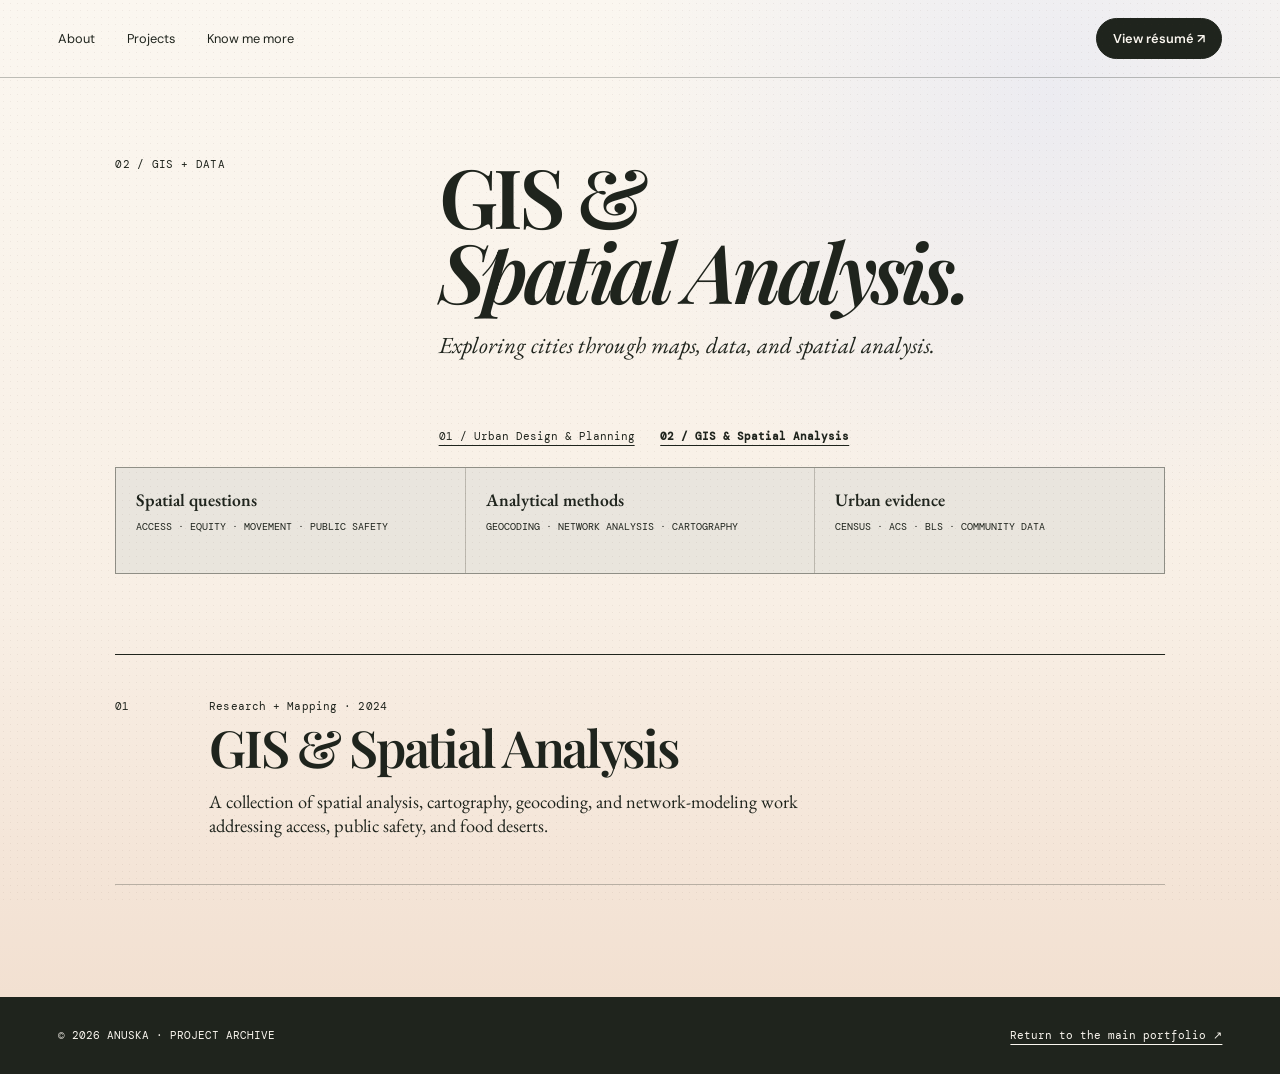
<file: gis.html>
<!doctype html>
<html lang="en">
  <head>
    <meta charset="UTF-8" />
    <meta name="viewport" content="width=device-width, initial-scale=1.0" />
    <meta name="description" content="GIS and spatial analysis work by Anuska Singh." />
    <title>GIS &amp; Spatial Analysis — Anuska Singh</title>
    <link rel="preconnect" href="https://fonts.googleapis.com" />
    <link rel="preconnect" href="https://fonts.gstatic.com" crossorigin />
    <link href="https://fonts.googleapis.com/css2?family=DM+Mono:wght@400;500&amp;family=DM+Sans:opsz,wght@9..40,400;9..40,500;9..40,600;9..40,700&amp;family=EB+Garamond:ital,wght@0,400;0,500;0,600;1,400;1,500;1,600&amp;family=Playfair+Display:ital,wght@0,600;0,700;1,600&amp;display=swap" rel="stylesheet" />
    <link rel="stylesheet" href="project-pages.css?v=projects-v2" />
  </head>
  <body>
    <div class="grain" aria-hidden="true"></div>
    <header class="site-header">
      <nav aria-label="Primary navigation">
        <a href="index.html#about">About</a>
        <a href="projects.html" aria-current="page">Projects</a>
        <a href="index.html#notes">Know me more</a>
      </nav>
      <a class="resume-link" href="CV%20Anuska.pdf?v=2026-08-02" target="_blank" rel="noreferrer">View résumé ↗</a>
    </header>

    <main class="project-page">
      <header class="project-page-heading">
        <p class="eyebrow">02 / GIS + DATA</p>
        <div>
          <h1>GIS &amp;<br /><em>Spatial Analysis.</em></h1>
          <p class="subtitle">Exploring cities through maps, data, and spatial analysis.</p>
        </div>
        <nav class="project-page-switcher" aria-label="Project collections">
          <a href="projects.html">01 / Urban Design &amp; Planning</a>
          <a href="gis.html" aria-current="page">02 / GIS &amp; Spatial Analysis</a>
        </nav>
      </header>

      <section class="gis-intro" aria-label="GIS methods">
        <div><b>Spatial questions</b><p class="gis-methods">ACCESS · EQUITY · MOVEMENT · PUBLIC SAFETY</p></div>
        <div><b>Analytical methods</b><p class="gis-methods">GEOCODING · NETWORK ANALYSIS · CARTOGRAPHY</p></div>
        <div><b>Urban evidence</b><p class="gis-methods">CENSUS · ACS · BLS · COMMUNITY DATA</p></div>
      </section>

      <div class="project-list">
        <a class="project blue" href="Anuska%20Singh_Portfolio.pdf#page=14" target="_blank" rel="noreferrer">
          <span class="project-number">01</span>
          <div><p class="project-type">Research + Mapping · 2024</p><h2>GIS &amp; Spatial Analysis <span>↗</span></h2><p class="project-description">A collection of spatial analysis, cartography, geocoding, and network-modeling work addressing access, public safety, and food deserts.</p></div>
        </a>
      </div>
    </main>

    <footer class="project-page-footer"><span>© 2026 ANUSKA · PROJECT ARCHIVE</span><a href="index.html">Return to the main portfolio ↗</a></footer>
  </body>
</html>
</file>
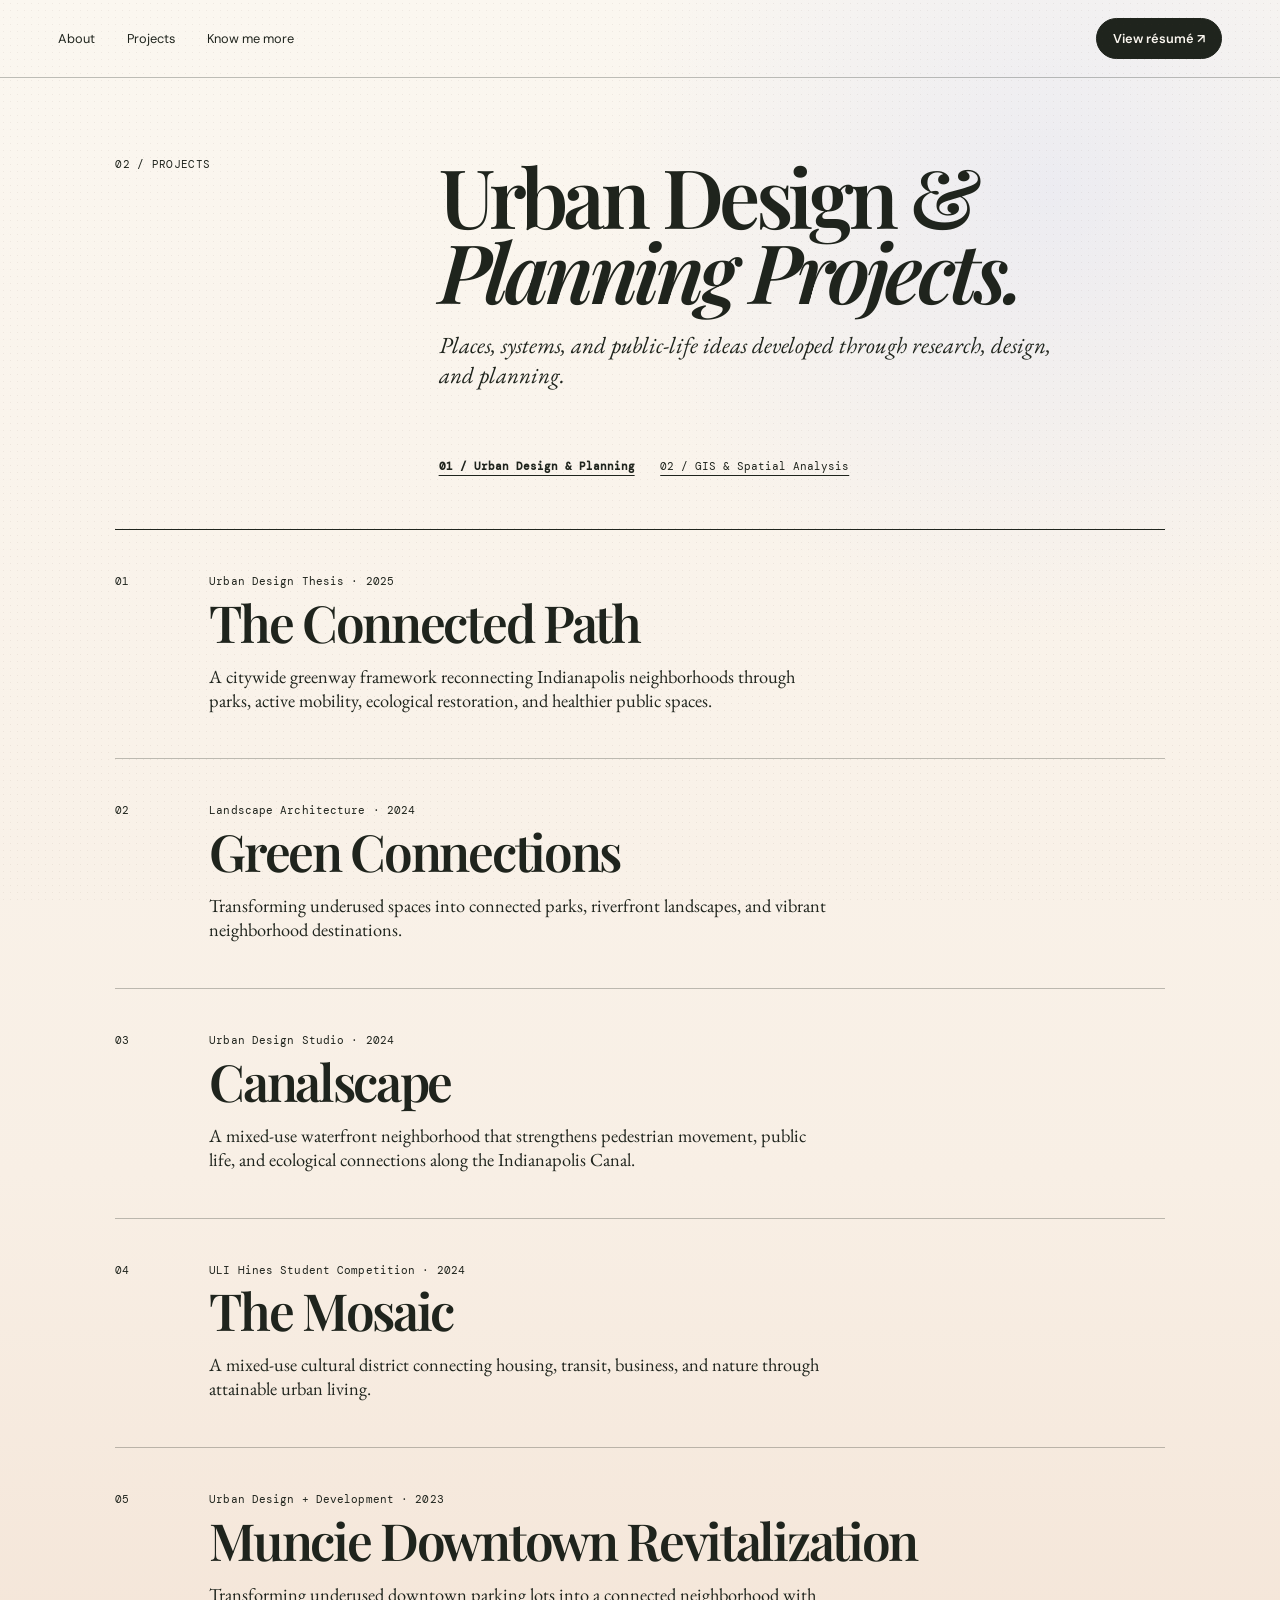
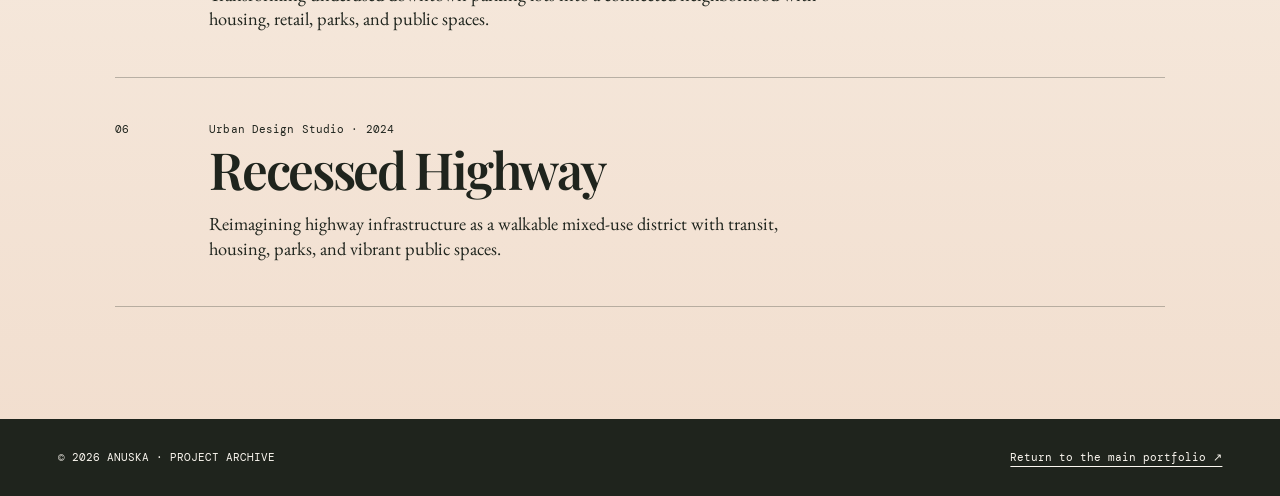
<file: projects.html>
<!doctype html>
<html lang="en">
  <head>
    <meta charset="UTF-8" />
    <meta name="viewport" content="width=device-width, initial-scale=1.0" />
    <meta name="description" content="Urban design and planning projects by Anuska Singh." />
    <title>Urban Design &amp; Planning Projects — Anuska Singh</title>
    <link rel="preconnect" href="https://fonts.googleapis.com" />
    <link rel="preconnect" href="https://fonts.gstatic.com" crossorigin />
    <link href="https://fonts.googleapis.com/css2?family=DM+Mono:wght@400;500&amp;family=DM+Sans:opsz,wght@9..40,400;9..40,500;9..40,600;9..40,700&amp;family=EB+Garamond:ital,wght@0,400;0,500;0,600;1,400;1,500;1,600&amp;family=Playfair+Display:ital,wght@0,600;0,700;1,600&amp;display=swap" rel="stylesheet" />
    <link rel="stylesheet" href="project-pages.css?v=projects-v2" />
  </head>
  <body>
    <div class="grain" aria-hidden="true"></div>
    <header class="site-header">
      <nav aria-label="Primary navigation">
        <a href="index.html#about">About</a>
        <a href="projects.html" aria-current="page">Projects</a>
        <a href="index.html#notes">Know me more</a>
      </nav>
      <a class="resume-link" href="CV%20Anuska.pdf?v=2026-08-02" target="_blank" rel="noreferrer">View résumé ↗</a>
    </header>

    <main class="project-page">
      <header class="project-page-heading">
        <p class="eyebrow">02 / PROJECTS</p>
        <div>
          <h1>Urban Design &amp;<br /><em>Planning Projects.</em></h1>
          <p class="subtitle">Places, systems, and public-life ideas developed through research, design, and planning.</p>
        </div>
        <nav class="project-page-switcher" aria-label="Project collections">
          <a href="projects.html" aria-current="page">01 / Urban Design &amp; Planning</a>
          <a href="gis.html">02 / GIS &amp; Spatial Analysis</a>
        </nav>
      </header>

      <div class="project-list">
        <a class="project coral" href="Projects%20Folder/Capstone%20Project.pdf" target="_blank" rel="noreferrer">
          <span class="project-number">01</span>
          <div><p class="project-type">Urban Design Thesis · 2025</p><h2>The Connected Path <span>↗</span></h2><p class="project-description">A citywide greenway framework reconnecting Indianapolis neighborhoods through parks, active mobility, ecological restoration, and healthier public spaces.</p></div>
        </a>
        <a class="project blue" href="Projects%20Folder/Green%20Connections.pdf" target="_blank" rel="noreferrer">
          <span class="project-number">02</span>
          <div><p class="project-type">Landscape Architecture · 2024</p><h2>Green Connections <span>↗</span></h2><p class="project-description">Transforming underused spaces into connected parks, riverfront landscapes, and vibrant neighborhood destinations.</p></div>
        </a>
        <a class="project yellow" href="Projects%20Folder/Canalscape.pdf" target="_blank" rel="noreferrer">
          <span class="project-number">03</span>
          <div><p class="project-type">Urban Design Studio · 2024</p><h2>Canalscape <span>↗</span></h2><p class="project-description">A mixed-use waterfront neighborhood that strengthens pedestrian movement, public life, and ecological connections along the Indianapolis Canal.</p></div>
        </a>
        <a class="project lilac" href="Projects%20Folder/The%20Mosaic.pdf" target="_blank" rel="noreferrer">
          <span class="project-number">04</span>
          <div><p class="project-type">ULI Hines Student Competition · 2024</p><h2>The Mosaic <span>↗</span></h2><p class="project-description">A mixed-use cultural district connecting housing, transit, business, and nature through attainable urban living.</p></div>
        </a>
        <a class="project coral" href="Projects%20Folder/Muncie%20Downtown%20Revitalization.pdf" target="_blank" rel="noreferrer">
          <span class="project-number">05</span>
          <div><p class="project-type">Urban Design + Development · 2023</p><h2>Muncie Downtown Revitalization <span>↗</span></h2><p class="project-description">Transforming underused downtown parking lots into a connected neighborhood with housing, retail, parks, and public spaces.</p></div>
        </a>
        <a class="project blue" href="Projects%20Folder/Recessed%20Highway.pdf" target="_blank" rel="noreferrer">
          <span class="project-number">06</span>
          <div><p class="project-type">Urban Design Studio · 2024</p><h2>Recessed Highway <span>↗</span></h2><p class="project-description">Reimagining highway infrastructure as a walkable mixed-use district with transit, housing, parks, and vibrant public spaces.</p></div>
        </a>
      </div>
    </main>

    <footer class="project-page-footer"><span>© 2026 ANUSKA · PROJECT ARCHIVE</span><a href="index.html">Return to the main portfolio ↗</a></footer>
  </body>
</html>
</file>
<file: project-pages.css>
:root {
  --paper: #fbf7f0;
  --ink: #1f241d;
  --line: rgba(31, 36, 29, .28);
  --coral: #f2c4b5;
  --blue: #d8def5;
  --yellow: #f4e8aa;
  --lilac: #dfd2f2;
}

* { box-sizing: border-box; }

html { scroll-behavior: smooth; }

body {
  margin: 0;
  color: var(--ink);
  background:
    radial-gradient(circle at 82% 9%, rgba(216, 222, 245, .42), transparent 28rem),
    linear-gradient(180deg, #fbf7f0 0%, #f8efe5 56%, #f1ddcd 100%);
  font-family: "DM Sans", sans-serif;
}

.grain {
  position: fixed;
  inset: 0;
  z-index: 20;
  pointer-events: none;
  opacity: .07;
  background-image: radial-gradient(#4f392e .55px, transparent .55px);
  background-size: 7px 7px;
}

.site-header {
  height: 78px;
  padding: 0 4.5vw;
  display: flex;
  align-items: center;
  justify-content: space-between;
  gap: 2rem;
  border-bottom: 1px solid var(--line);
}

.site-header nav { display: flex; gap: 2rem; }

.site-header a {
  color: inherit;
  text-decoration: none;
  font-size: .8rem;
}

.site-header .resume-link {
  background: var(--ink);
  color: var(--paper);
  border: 1px solid var(--ink);
  border-radius: 999px;
  padding: .7rem 1rem;
  font-weight: 600;
}

.project-page {
  min-height: calc(100vh - 78px);
  padding: 5rem 9vw 7rem;
}

.project-page-heading {
  display: grid;
  grid-template-columns: minmax(150px, .55fr) minmax(0, 1.45fr);
  gap: 3rem;
  align-items: start;
  margin-bottom: 3.5rem;
}

.eyebrow,
.project-page-switcher,
.project-number,
.project-type,
.gis-methods {
  font-family: "DM Mono", monospace;
}

.eyebrow {
  margin: 0;
  font-size: .66rem;
  letter-spacing: .03em;
}

.project-page-heading h1 {
  max-width: 780px;
  margin: 0;
  font: 600 clamp(3rem, 6.4vw, 6.6rem)/.92 "Playfair Display", serif;
  letter-spacing: -.055em;
}

.project-page-heading h1 em { font-weight: 600; }

.project-page-heading .subtitle {
  max-width: 640px;
  margin: 1.4rem 0 0;
  font: italic clamp(1.2rem, 1.8vw, 1.55rem)/1.28 "EB Garamond", Garamond, serif;
}

.project-page-switcher {
  grid-column: 2;
  display: flex;
  flex-wrap: wrap;
  gap: .55rem 1.6rem;
  margin-top: 1.3rem;
  font-size: .67rem;
}

.project-page-switcher a {
  color: inherit;
  text-underline-offset: .32rem;
}

.project-page-switcher a[aria-current="page"] { font-weight: 700; }

.project-list { border-top: 1px solid var(--ink); }

.project {
  --accent: var(--coral);
  position: relative;
  z-index: 0;
  isolation: isolate;
  overflow: hidden;
  display: grid;
  grid-template-columns: 70px minmax(0, 1fr);
  gap: 1.5rem;
  padding: 2.75rem 1rem 2.9rem 0;
  color: inherit;
  text-decoration: none;
  border-bottom: 1px solid var(--line);
  transition: padding .25s ease;
}

.project::before {
  content: "";
  position: absolute;
  inset: 100% 0 0;
  z-index: -1;
  background: var(--accent);
  transition: inset .32s cubic-bezier(.2, .7, .2, 1);
}

.project:hover,
.project:focus-visible { padding-left: 1rem; }

.project:hover::before,
.project:focus-visible::before { inset: 0; }

.project:focus-visible { outline: 2px solid var(--ink); outline-offset: 4px; }

.project.coral { --accent: var(--coral); }
.project.blue { --accent: var(--blue); }
.project.yellow { --accent: var(--yellow); }
.project.lilac { --accent: var(--lilac); }

.project-number,
.project-type {
  font-size: .67rem;
  letter-spacing: .01em;
}

.project-type { margin: 0 0 .55rem; }

.project h2 {
  margin: 0;
  font: 600 clamp(2rem, 4vw, 4.1rem)/.98 "Playfair Display", serif;
  letter-spacing: -.045em;
}

.project h2 span {
  display: inline-block;
  margin-left: .2em;
  font: 500 .5em "DM Sans", sans-serif;
  opacity: 0;
  transform: translate(-.2em, .1em);
  transition: opacity .2s ease, transform .2s ease;
}

.project:hover h2 span,
.project:focus-visible h2 span {
  opacity: 1;
  transform: translate(0, .1em);
}

.project-description {
  max-width: 620px;
  margin: .8rem 0 0;
  font: 1.15rem/1.32 "EB Garamond", Garamond, serif;
}

.gis-intro {
  display: grid;
  grid-template-columns: repeat(3, minmax(0, 1fr));
  gap: 1px;
  margin: -2rem 0 5rem;
  border: 1px solid var(--line);
  background: var(--line);
}

.gis-intro div {
  min-height: 105px;
  padding: 1.25rem;
  background: rgba(251, 247, 240, .72);
}

.gis-intro b {
  display: block;
  margin-bottom: .5rem;
  font: 600 1.1rem "EB Garamond", Garamond, serif;
}

.gis-methods {
  margin: 0;
  font-size: .62rem;
  line-height: 1.55;
}

.project-page-footer {
  display: flex;
  justify-content: space-between;
  gap: 2rem;
  padding: 2rem 4.5vw;
  color: var(--paper);
  background: var(--ink);
  font: .66rem "DM Mono", monospace;
}

.project-page-footer a { color: inherit; text-underline-offset: .3rem; }

@media (max-width: 700px) {
  .site-header { height: 65px; padding: 0 6vw; }
  .site-header nav { gap: 1rem; }
  .site-header nav a:nth-child(2) { display: none; }
  .site-header .resume-link { padding: .55rem .7rem; font-size: .68rem; }
  .project-page { min-height: calc(100vh - 65px); padding: 3.5rem 6vw 5rem; }
  .project-page-heading { grid-template-columns: 1fr; gap: 1rem; margin-bottom: 2.5rem; }
  .project-page-switcher { grid-column: 1; gap: .75rem 1rem; }
  .project { grid-template-columns: 35px minmax(0, 1fr); gap: .65rem; padding: 2.2rem .35rem 2.25rem 0; }
  .project:hover, .project:focus-visible { padding-left: .45rem; }
  .project-description { font-size: 1.04rem; }
  .gis-intro { grid-template-columns: 1fr; margin-top: -1rem; }
  .gis-intro div { min-height: auto; }
  .project-page-footer { display: block; line-height: 1.7; }
}

@media (prefers-reduced-motion: reduce) {
  html { scroll-behavior: auto; }
  .project, .project::before, .project h2 span { transition: none; }
}
</file>
